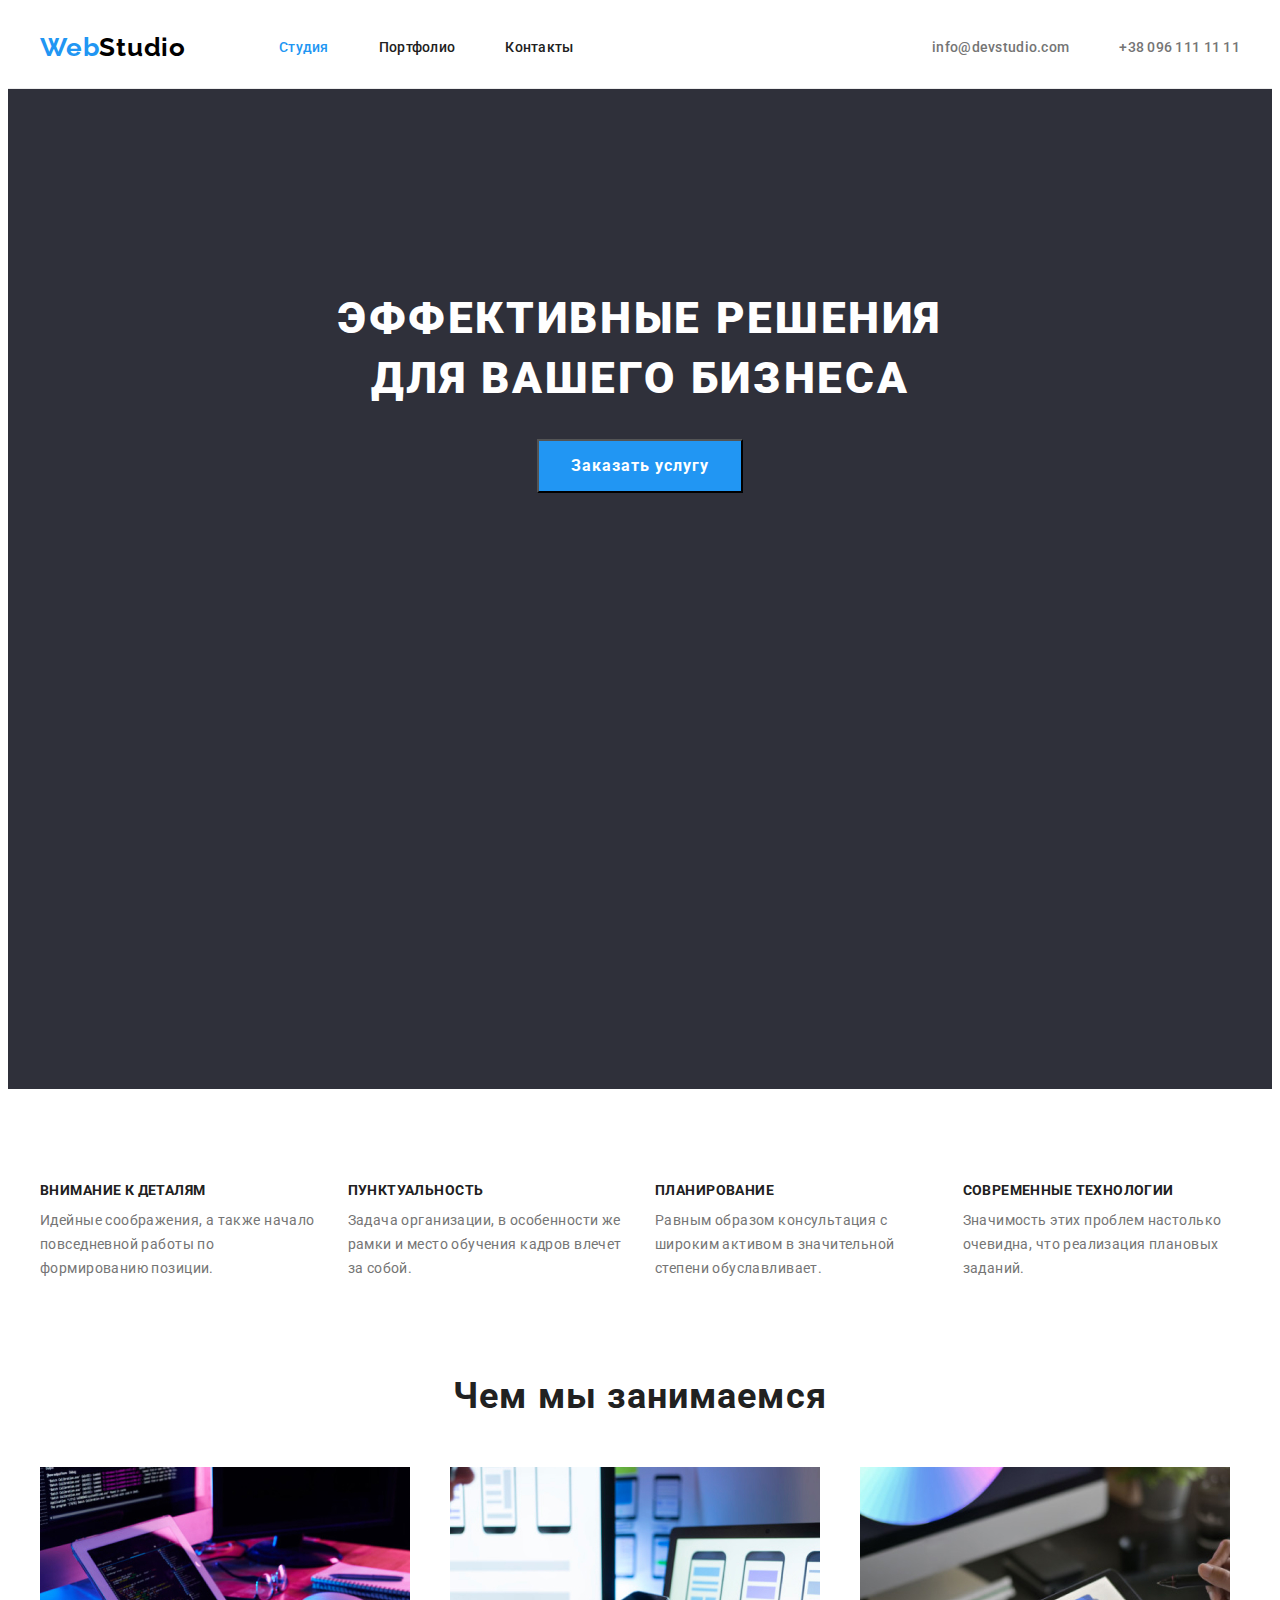
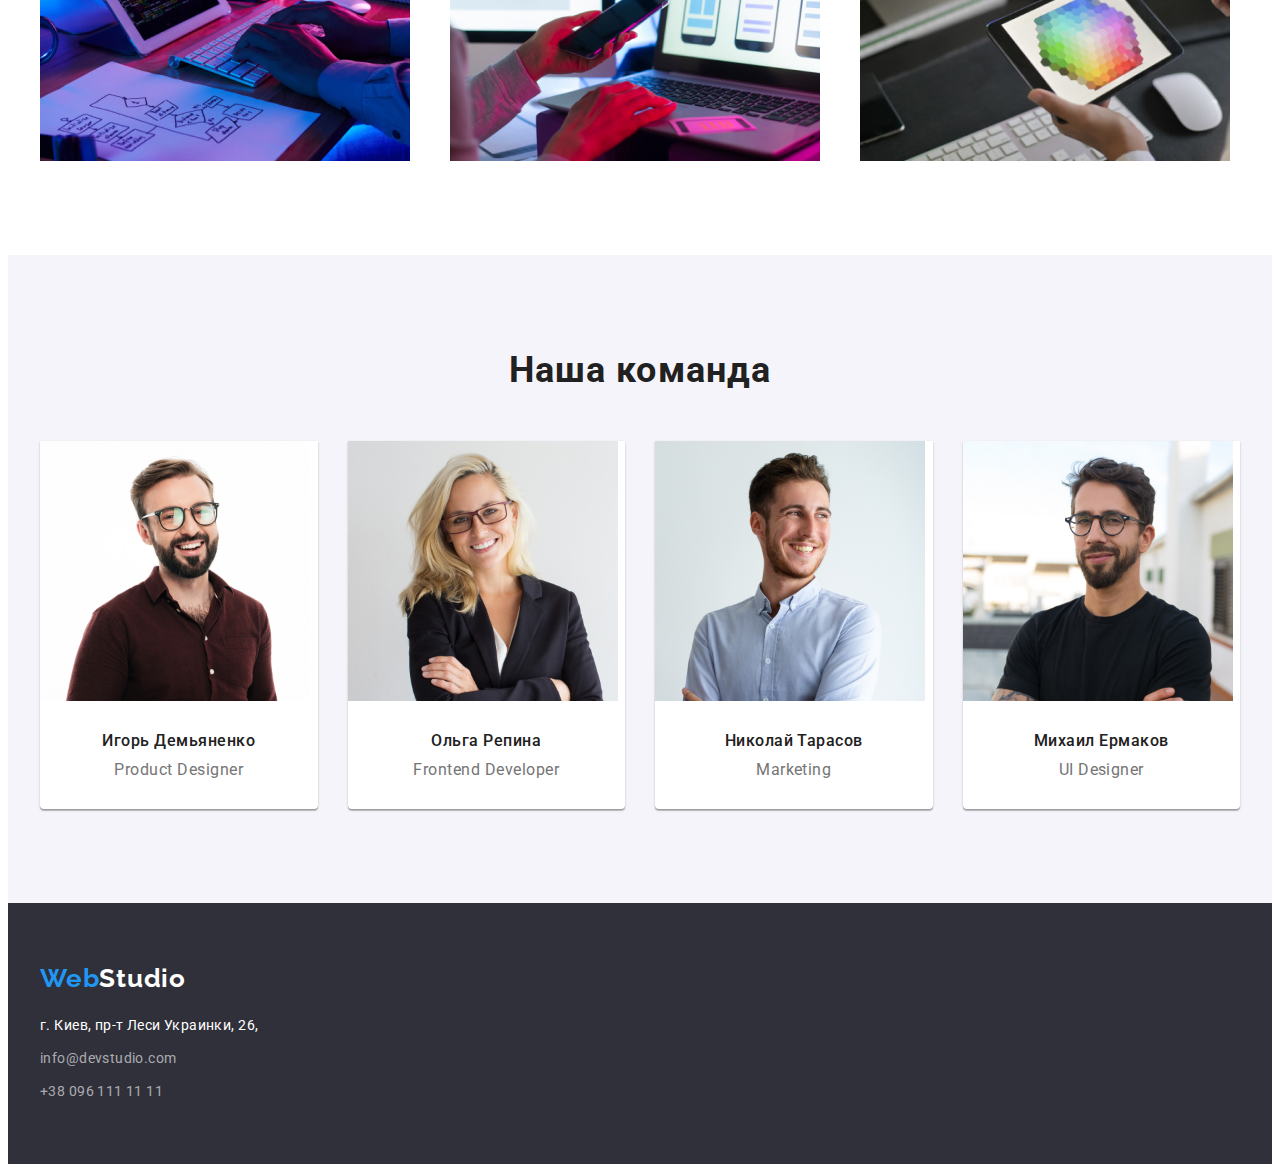
<file: index.html>
<!DOCTYPE html>
<html lang="ru">
<head>
    <meta charset="UTF-8">
    <meta http-equiv="X-UA-Compatible" content="IE=edge">
    <meta name="viewport" content="width=device-width, initial-scale=1.0">
    <title>Студия</title>
    <link rel="preconnect" href="https://fonts.googleapis.com">
    <link rel="preconnect" href="https://fonts.gstatic.com" crossorigin>
    <link href="https://fonts.googleapis.com/css2?family=Raleway:wght@700&family=Roboto:wght@400;500;700;900&display=swap"
        rel="stylesheet">
    <link rel="stylesheet" href="https://cdnjs.cloudflare.com/ajax/libs/modern-normalize/1.1.0/modern-normalize.min.css"
        integrity="sha512-wpPYUAdjBVSE4KJnH1VR1HeZfpl1ub8YT/NKx4PuQ5NmX2tKuGu6U/JRp5y+Y8XG2tV+wKQpNHVUX03MfMFn9Q=="
        crossorigin="anonymous" referrerpolicy="no-referrer" />
    <link rel="stylesheet" href="./css/styles.css">
</head>
<body>
    <!-- Шапка сайта -->    
    <header class="header">

        <div class="container">

            <!-- Раздел навигации -->
            <nav class="nav">
                <a class="logo" href="./index.html"><span class="accent-logo">Web</span>Studio</a>

                <ul class="nav-list">
                    <li class="nav-item">
                        <a class="nav-link current" href="./index.html">Студия</a>
                    </li>
                    <li class="nav-item">
                        <a class="nav-link" href="./portfolio.html">Портфолио</a>
                    </li>
                    <li class="nav-item">
                        <a class="nav-link" href="#">Контакты</a>
                    </li>
                </ul>
            </nav>

            <!-- Ссылки на контакты сайта -->
            <ul class="contacts-list">
                <li class="contacts-item">
                    <a class="contact-mail" href="mailto:info@devstudio.com">info@devstudio.com</a>
                </li>
                <li class="contacts-item">
                    <a class="contact-number" href="tel:+380961111111">+38 096 111 11 11</a>
                </li>
            </ul>
        </div>
    </header>

    <!-- Главное (уникальное) содержсодержимое страницы -->
    <main class="main-content">
        
        <!-- Блок "ГЕРОЙ" -->
        <div class="hero">
            <section class="hero-content">
                <h1 class="hero-title">Эффективные решения для вашего бизнеса</h1>

                <button class="hero-btn" type="button">Заказать услугу</button>
            </section>
        </div>

        <!-- Преимущества / особенности ВебСтудии -->
        <section class="benefits section">
            <div class="container">
                <h2 class="section-title-main" hidden>Преимущества / особенности</h2>

                <!-- Список преимуществ -->
                <ul class="benefits-list">
                    <li class="benefits-item">
                        <h3 class="item-title">Внимание к деталям</h3>
                        <p class="item-text">Идейные соображения, а также начало повседневной работы по формированию позиции.</p>
                    </li>
                    <li class="benefits-item">
                        <h3 class="item-title">Пунктуальность</h3>
                        <p class="item-text">Задача организации, в особенности же рамки и место обучения кадров влечет за собой.</p>
                    </li>
                    <li class="benefits-item">
                        <h3 class="item-title">Планирование</h3>
                        <p class="item-text">Равным образом консультация с широким активом в значительной степени обуславливает.</p>
                    </li>
                    <li class="benefits-item">
                        <h3 class="item-title">Современные технологии</h3>
                        <p class="item-text">Значимость этих проблем настолько очевидна, что реализация плановых заданий.</p>
                    </li>
                </ul>
            </div>
        </section>

        <!-- Услуги ВебСтудии -->
        <section class="services section">
            <div class="container">
                <h2 class="section-title-main">Чем мы занимаемся</h2>

                <!-- Список ссылок на услуги ВебСтудии -->
                <ul class="services-list">
                    <li class="services-item">
                        <a class="services-link" href="#">
                            <img class="services-link-image" src="./images/studio-services/1-layout-of-the-website.jpg" 
                            alt="Разработчик с помощью гаджетов занимается версткой сайта" 
                            width="370" 
                            height="294">
                        </a>
                    </li>
                    <li class="services-item">
                        <a class="services-link" href="#">
                            <img class="services-link-image" src="./images/studio-services/2-frontend-end-backend-dev.jpg" 
                            alt="Разработчик с помощью гаджетов занимается оформлением интерфейса сайта" 
                            width="370" 
                            height="294">
                        </a>
                    </li>
                    <li class="services-item">
                        <a class="services-link" href="#">
                            <img class="services-link-image" src="./images/studio-services/3-website-design.jpg" 
                            alt="Разработчик с помощью гаджетов занимается оформлением дизайна сайта" 
                            width="370" 
                            height="294">
                        </a>
                    </li>
                </ul>
            </div>
        </section>

        <!-- Наша команда -->
        <section class="team section">
            <div class="container">
                <h2 class="section-title-main">Наша команда</h2>
            
                <!-- Список членов команды со ссылками на личные портфолио -->
                <ul class="team-list">
                    <li class="team-item">
                        <a class="team-item-link" href="#">
                            <img class="team-item-link-images" src="./images/team-of-studio/1-igor-demyanenko.jpg"
                            alt="Личное фото Игоря Демьяненко" 
                            width="270" 
                            height="260">
                            <h3 class="item-title">Игорь Демьяненко</h3>
                            <p class="item-text">Product Designer</p>
                        </a>
                    </li>
                    <li class="team-item">
                        <a class="team-item-link" href="#">
                            <img class="team-item-link-images" src="./images/team-of-studio/2-olga-repina.jpg"
                            alt="Личное фото Ольги Репиной" 
                            width="270" 
                            height="260">
                            <h3 class="item-title">Ольга Репина</h3>
                            <p class="item-text">Frontend Developer</p>
                        </a>
                    </li>
                    <li class="team-item">
                        <a class="team-item-link" href="#">
                            <img class="team-item-link-images" src="./images/team-of-studio/3-nikolay-tarasov.jpg"
                            alt="Личное фото Николая Тарасова" 
                            width="270" 
                            height="260">
                            <h3 class="item-title">Николай Тарасов</h3>
                            <p class="item-text">Marketing</p>
                        </a>
                    </li>
                    <li class="team-item">
                        <a class="team-item-link" href="#">
                            <img class="team-item-link-images" src="./images/team-of-studio/4-mikhail-ermakov.jpg"
                            alt="Личное фото Михаила Ермакова" 
                            width="270" 
                            height="260">
                            <h3 class="item-title">Михаил Ермаков</h3>
                            <p class="item-text">UI Designer</p>
                        </a>
                    </li>
                </ul>
            </div>
        </section>

    </main>

    <!-- Подвал сайта -->
    <footer class="footer">
        <div class="container">
            <a class="logo" href="./index.html"><span class="accent-logo">Web</span>Studio</a>

            <address class="address">
                <p>г. Киев, пр-т Леси Украинки, 26,</p>

                <a class="contact-mail" href="mailto:info@devstudio.com">info@devstudio.com</a><br>
                <a class="contact-number" href="tel:+380961111111">+38 096 111 11 11</a>
            </address>
        </div>
    </footer>
</body>
</html>
</file>
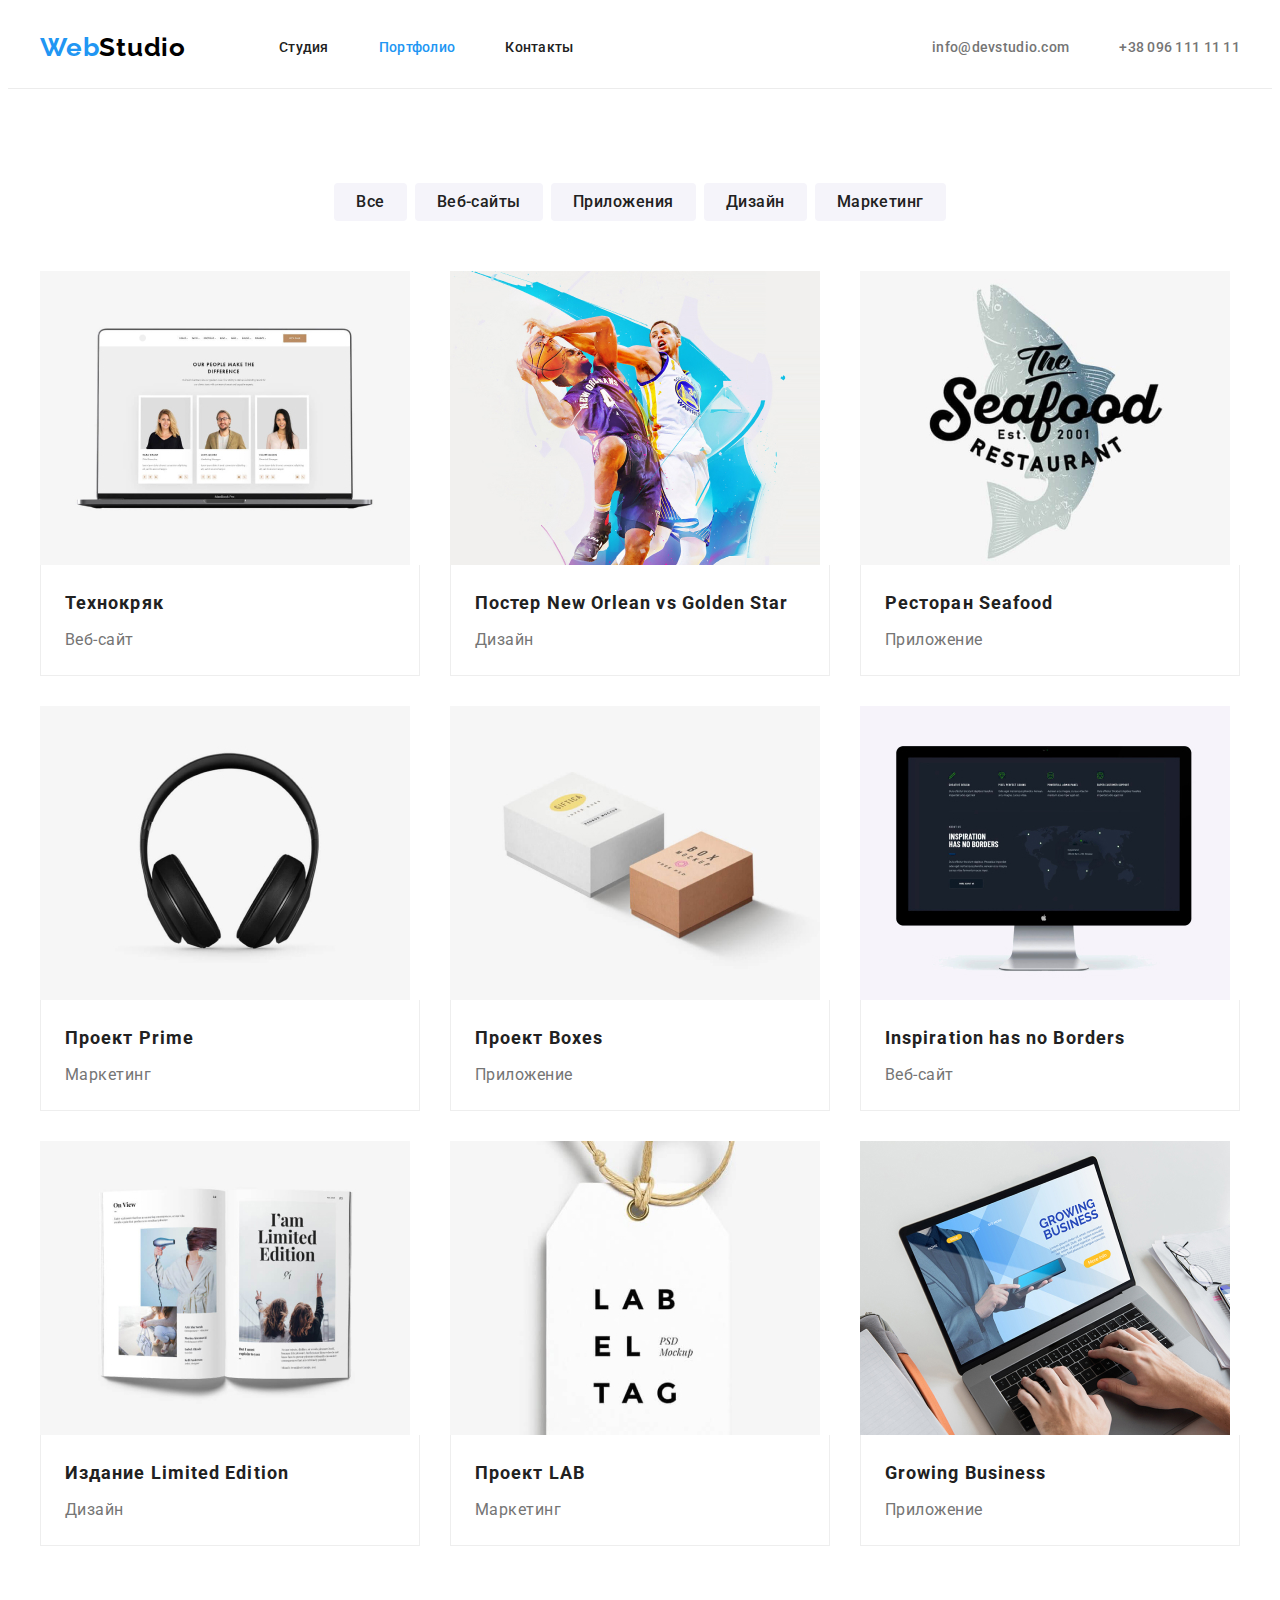
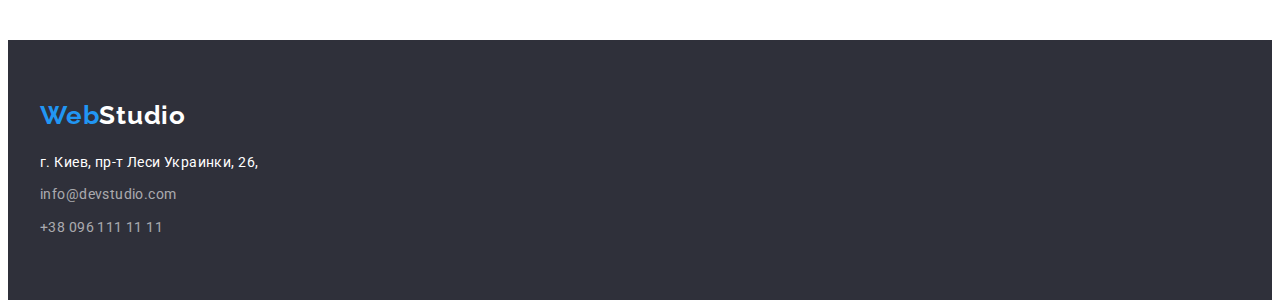
<file: portfolio.html>
<!DOCTYPE html>
<html lang="ru">

<head>
    <meta charset="UTF-8">
    <meta http-equiv="X-UA-Compatible" content="IE=edge">
    <meta name="viewport" content="width=device-width, initial-scale=1.0">
    <title>Портфолио</title>
    <link rel="preconnect" href="https://fonts.googleapis.com">
    <link rel="preconnect" href="https://fonts.gstatic.com" crossorigin>
    <link href="https://fonts.googleapis.com/css2?family=Raleway:wght@700&family=Roboto:wght@400;500;700;900&display=swap"
        rel="stylesheet">
    <link rel="stylesheet" href="https://cdnjs.cloudflare.com/ajax/libs/modern-normalize/1.1.0/modern-normalize.min.css"
        integrity="sha512-wpPYUAdjBVSE4KJnH1VR1HeZfpl1ub8YT/NKx4PuQ5NmX2tKuGu6U/JRp5y+Y8XG2tV+wKQpNHVUX03MfMFn9Q=="
        crossorigin="anonymous" referrerpolicy="no-referrer" />
    <link rel="stylesheet" href="./css/styles.css">
</head>

<body>
    <!-- Шапка сайта -->
    <header class="header">

        <div class="container">
        
            <!-- Раздел навигации -->
            <nav class="nav">
                <a class="logo" href="./index.html"><span class="accent-logo">Web</span>Studio</a>
        
                <ul class="nav-list">
                    <li class="nav-item">
                        <a class="nav-link" href="./index.html">Студия</a>
                    </li>
                    <li class="nav-item">
                        <a class="nav-link current" href="./portfolio.html">Портфолио</a>
                    </li>
                    <li class="nav-item">
                        <a class="nav-link" href="#">Контакты</a>
                    </li>
                </ul>
            </nav>
        
            <!-- Ссылки на контакты сайта -->
            <ul class="contacts-list">
                <li class="contacts-item">
                    <a class="contact-mail" href="mailto:info@devstudio.com">info@devstudio.com</a>
                </li>
                <li class="contacts-item">
                    <a class="contact-number" href="tel:+380961111111">+38 096 111 11 11</a>
                </li>
            </ul>
        </div>
    </header>

    <!-- Главное (уникальное) содержсодержимое страницы -->
    <main class="main-content">

        <!-- Портфолио студии с фильтрами работ -->
        <section class="portfolio section">
            <h2 class="section-title-main" hidden>Портфолио студии</h2>

            <!-- Список фильтров -->
            <div class="container">

                <ul class="filters-list">
                    <li class="filters-item">
                        <button class="btn" type="button">Все</button>
                    </li>
                    <li class="filters-item">
                        <button class="btn" type="button">Веб-сайты</button>
                    </li>
                    <li class="filters-item">
                        <button class="btn" type="button">Приложения</button>
                    </li>
                    <li class="filters-item">
                        <button class="btn" type="button">Дизайн</button>
                    </li>
                    <li class="filters-item">
                        <button class="btn" type="button">Маркетинг</button>
                    </li>
                </ul>
          
                <!-- Список работ студии -->
                <ul class="works-list">
                    <li class="works-item">
                        <a class="works-item-link" href="#">
                            <img class="works-item-link-images" src="./images/studios-portfolio/technocrack.jpg" 
                            alt="Личные фото технических специалистов ВебСтудии"
                            width="370"
                            height="294">
                            <div class="border-picture-caption">
                                <div class="picture-caption">
                                    <h3 class="item-title">Технокряк</h3>
                                    <p class="item-text">Веб-сайт</p>
                                </div>
                            </div>
                        </a>
                    </li>
                    <li class="works-item">
                        <a class="works-item-link" href="#">
                            <img class="works-item-link-images" src="./images/studios-portfolio/match-poster.jpg" 
                            alt="Образец предматчевого постера New Orlean vs Golden Star с игроками баскетбольных команд"
                            width="370"
                            height="294">
                            <div class="border-picture-caption">
                                <div class="picture-caption">
                                    <h3 class="item-title">Постер New Orlean vs Golden Star</h3>
                                    <p class="item-text">Дизайн</p>
                                </div>
                            </div>
                        </a>
                    </li>
                    <li class="works-item">
                        <a class="works-item-link" href="#">
                            <img class="works-item-link-images" src="./images/studios-portfolio/seafood-restaurant.jpg" 
                            alt="Логотип ресторана Seafood"
                            width="370"
                            height="294">
                            <div class="border-picture-caption">
                                <div class="picture-caption">
                                    <h3 class="item-title">Ресторан Seafood</h3>
                                    <p class="item-text">Приложение</p>
                                </div>
                            </div>
                        </a>
                    </li>
                    <li class="works-item">
                        <a class="works-item-link" href="#">
                            <img class="works-item-link-images" src="./images/studios-portfolio/project-prime.jpg" 
                            alt="Логотип проекта (наушники)"
                            width="370"
                            height="294">
                            <div class="border-picture-caption">
                                <div class="picture-caption">
                                    <h3 class="item-title">Проект Prime</h3>
                                    <p class="item-text">Маркетинг</p>
                                </div>
                            </div>
                        </a>
                    </li>
                    <li class="works-item">
                        <a class="works-item-link" href="#">
                            <img class="works-item-link-images" src="./images/studios-portfolio/project-boxes.jpg" 
                            alt="Логотип проекта (блоки проета в виде коробочек)"
                            width="370"
                            height="294">
                            <div class="border-picture-caption">
                                <div class="picture-caption">
                                    <h3 class="item-title">Проект Boxes</h3>
                                    <p class="item-text">Приложение</p>
                                </div>
                            </div>
                        </a>
                    </li>
                    <li class="works-item">
                        <a class="works-item-link" href="#">
                            <img class="works-item-link-images" src="./images/studios-portfolio/product-of-inspiration.jpg" 
                            alt="Монитор с креативно оформленой страницей сайта"
                            width="370"
                            height="294">
                            <div class="border-picture-caption">
                                <div class="picture-caption">
                                    <h3 class="item-title">Inspiration has no Borders</h3>
                                    <p class="item-text">Веб-сайт</p>
                                </div>
                            </div>
                        </a>
                    </li>
                    <li class="works-item">
                        <a class="works-item-link" href="#">
                            <img class="works-item-link-images" src="./images/studios-portfolio/edition-design.jpg" 
                            alt="Страницы печатного издания с дизайнерским оформлением"
                            width="370"
                            height="294">
                            <div class="border-picture-caption">
                                <div class="picture-caption">
                                    <h3 class="item-title">Издание Limited Edition</h3>
                                    <p class="item-text">Дизайн</p>
                                </div>
                            </div>
                        </a>
                    </li>
                    <li class="works-item">
                        <a class="works-item-link" href="#">
                            <img class="works-item-link-images" src="./images/studios-portfolio/project-lab.jpg" 
                            alt="Логотип проекта в виде белого бумажного ярлычка"
                            width="370"
                            height="294">
                            <div class="border-picture-caption">
                                <div class="picture-caption">
                                    <h3 class="item-title">Проект LAB</h3>
                                    <p class="item-text">Маркетинг</p>
                                </div>
                            </div>
                        </a>
                    </li>
                    <li class="works-item">
                        <a class="works-item-link" href="#">
                            <img class="works-item-link-images" src="./images/studios-portfolio/growing-business.jpg" 
                            alt="Пользователь с гаджетом, использующий приложение Growing Business"
                            width="370"
                            height="294">
                            <div class="border-picture-caption">
                                <div class="picture-caption">
                                    <h3 class="item-title">Growing Business</h3>
                                    <p class="item-text">Приложение</p>
                                </div>
                            </div>
                        </a>
                    </li>
                </ul>
            </div>
        </section>
    </main>

    <!-- Подвал сайта -->
    <footer class="footer">
        <div class="container">
            <a class="logo" href="./index.html"><span class="accent-logo">Web</span>Studio</a>
    
            <address class="address">
                <p>г. Киев, пр-т Леси Украинки, 26,</p>
    
                <a class="contact-mail" href="mailto:info@devstudio.com">info@devstudio.com</a><br>
                <a class="contact-number" href="tel:+380961111111">+38 096 111 11 11</a>
            </address>
        </div>
    </footer>
</body>

</html>
</file>
<file: css/styles.css>
/* Палитра сайта */

/* -----Фон страницы-----
Первичный цвет фона: #ffffff
Вторичный цвет фона: #2f303a
Цвет фона отдельных секций: #F5F4FA

--------Цвет текста------
Первичный цвет текста: #757575
Вторичный цвет текста: #ffffff
Цвет текста заголовков: #212121
Базовый цвет логотипа: #000000

--------Цвет кнопок------
Первичный цвет кнопок: #F5F4FA

--------Цвет акцента-----
Цвет акцента текста: #2196F3
Цвет акцента элемента: #2196F3
*/

:root {
  --primary-bg-color: #ffffff;
  --secondary-bg-color: #2f303a;
  --section-bg-color: #f5f4fa;

  --primary-text-color: #757575;
  --secondary-text-color: #ffffff;
  --title-text-color: #212121;
  --logo-basic-text-color: #000000;

  --primary-button-color: #f5f4fa;

  --text-accent-color: #2196f3;
  --element-accent-color: #2196f3;

  /* Переменная зазоров в сетках элементов */
  --flexbox-items-gap: 30px;
}

body {
  background-color: var(--primary-bg-color);
  color: var(--primary-text-color);

  font-family: Roboto, sans-serif;
  font-style: normal;
  font-weight: normal;
  font-size: 14px;
  line-height: 1.71;
  letter-spacing: 0.03em;
}

h2 {
  color: var(--title-text-color);

  font-weight: bold;
  font-size: 36px;
  line-height: 1.17;
  text-align: center;
  letter-spacing: 0.03em;
}

h3 {
  color: var(--title-text-color);
}

h1,
h2,
h3,
h4,
h5,
h6,
p,
ul {
  margin: 0;
  padding: 0;
  list-style: none;
}

img {
  display: block;
  max-width: 100%;
  height: auto;
}

.container {
  width: 1200px;
  padding-left: 15px;
  padding-right: 15px;

  margin-left: auto;
  margin-right: auto;
}

.section {
  padding: 94px 0;
}

/* I. Стили главной страницы */
/* Шапка сайта */

.header {
  border-bottom: 1px solid #ececec;
}

.header .container {
  display: flex;
}

.nav,
.nav-list,
.contacts-list {
  display: flex;
  align-items: center;
}

.logo {
  color: var(--logo-basic-text-color);

  font-family: Raleway, sans-serif;
  font-weight: bold;
  font-size: 26px;
  line-height: 1.19;
  letter-spacing: 0.03em;
  text-decoration: none;

  margin-right: 93px;
  padding-top: 24px;
  padding-bottom: 25px;
}

.accent-logo {
  color: var(--text-accent-color);
}

.footer .logo {
  color: var(--secondary-text-color);
}

.logo:hover,
.logo:focus {
  color: var(--text-accent-color);
}

.nav-list {
  font-weight: 500;
  font-size: 14px;
  line-height: 1.14;
  letter-spacing: 0.02em;
}

.nav-item:not(:last-child) {
  margin-right: 50px;
}

.nav-link {
  color: var(--title-text-color);
  text-decoration: none;

  display: inline-block;

  padding: 32px 0;
}

.nav-list .nav-link.current {
  color: var(--text-accent-color);
}

.nav-link:hover,
.nav-link:focus {
  color: var(--text-accent-color);
}

.contacts-list {
  font-weight: 500;
  font-size: 14px;
  line-height: 1.14;
  letter-spacing: 0.02em;

  margin-left: auto;
}

.contacts-item:not(:last-child) {
  margin-right: 50px;
}

.contact-mail,
.contact-number {
  color: var(--primary-text-color);
  text-decoration: none;

  display: inline-block;

  padding: 32px 0;
}

.contact-mail:hover,
.contact-mail:focus,
.contact-number:hover,
.contact-number:focus {
  color: var(--text-accent-color);
}

/* Блок "ГЕРОЙ"*/
.hero {
  background-color: var(--secondary-bg-color);
  min-height: 600px;
  padding-top: 200px;
  padding-bottom: 200px;
}

.hero-title {
  width: 696px;
  margin-left: auto;
  margin-right: auto;
  margin-bottom: 30px;

  color: var(--secondary-text-color);

  font-weight: 900;
  font-size: 44px;
  line-height: 1.36;
  text-align: center;
  letter-spacing: 0.06em;
  text-transform: uppercase;
}

.hero-btn {
  display: block;
  margin-left: auto;
  margin-right: auto;
  padding: 10px 32px;

  color: var(--secondary-text-color);
  background-color: var(--element-accent-color);

  font-family: Roboto, sans-serif;
  font-style: normal;
  font-weight: bold;
  font-size: 16px;
  line-height: 1.87;
  text-align: center;
  letter-spacing: 0.06em;
}

/* Преимущества / особенности ВебСтудии */

.benefits-list {
  display: flex;
}

.benefits-item {
  flex-basis: calc(100% - (3 * var(--flexbox-items-gap) / 4));
}

.benefits-item:not(:last-child) {
  margin-right: var(--flexbox-items-gap);
}

.benefits-list .item-title {
  margin-bottom: 10px;

  font-weight: bold;
  font-size: 14px;
  line-height: 1.14;
  letter-spacing: 0.03em;
  text-transform: uppercase;
}

/* Услуги ВебСтудии */

.services.section {
  padding-top: 0;
}

.services .section-title-main {
  margin-bottom: 50px;
}

.services-list {
  display: flex;
}

.services-item {
  flex-basis: calc(100% - (2 * var(--flexbox-items-gap)) / 3);
}

.services-item:not(:last-child) {
  margin-right: var(--flexbox-items-gap);
}

/* Наша команда */
.team {
  background-color: var(--section-bg-color);
}

.team .section-title-main {
  margin-bottom: 50px;
}

.team-list {
  display: flex;
}

.team-item {
  flex-basis: calc(100% - (3 * var(--flexbox-items-gap)) / 4);
}

.team-item:not(:last-child) {
  margin-right: var(--flexbox-items-gap);
}

.team-item {
  padding-bottom: 30px;

  background-color: #ffffff;

  box-shadow: 0px 1px 3px rgba(0, 0, 0, 0.12), 0px 1px 1px rgba(0, 0, 0, 0.14),
    0px 2px 1px rgba(0, 0, 0, 0.2);

  border-radius: 0px 0px 4px 4px;
}

.team-item-link {
  text-decoration: none;
}

.team-item-link-images {
  margin-bottom: 30px;
}

.team-list .item-title {
  margin-bottom: 10px;

  font-weight: 500;
  font-size: 16px;
  line-height: 1.19;
  text-align: center;
  letter-spacing: 0.03em;
}

.team-list .item-text {
  color: var(--primary-text-color);

  font-weight: normal;
  font-size: 16px;
  line-height: 1.19;
  text-align: center;
  letter-spacing: 0.03em;
}

/* Подвал сайта */
footer {
  background-color: var(--secondary-bg-color);
  padding-top: 60px;
  padding-bottom: 60px;
}

.footer .logo {
  display: inline-block;

  margin: 0 0 20px 0;
  padding: 0;
}

address {
  color: var(--secondary-text-color);

  font-style: normal;
  font-weight: normal;
  font-size: 14px;
  line-height: 1.71;
  letter-spacing: 0.03em;
}

.address p {
  margin-bottom: 9px;
}

.footer .contact-mail,
.footer .contact-number {
  color: rgba(255, 255, 255, 0.6);
  margin: 0;
  padding: 0;
}

.footer .contact-mail {
  margin-bottom: 9px;
}

.footer .contact-mail:hover,
.footer .contact-mail:focus,
.footer .contact-number:hover,
.footer .contact-number:focus {
  color: var(--text-accent-color);
}

/* II. Стили страницы "Портфолио" */
/* Список фильтров */
.filters-list {
  display: flex;
  justify-content: center;
  margin-bottom: 50px;
}

.filters-item:not(:last-child) {
  margin-right: 8px;
}

.btn {
  padding: 6px 22px;
  border: 0;
  border-radius: 4px;
  color: var(--title-text-color);
  background-color: var(--primary-button-color);

  font-family: Roboto, sans-serif;
  font-style: normal;
  font-weight: 500;
  font-size: 16px;
  line-height: 1.62;
  text-align: center;
  letter-spacing: 0.03em;
}

.btn:hover,
.btn:focus {
  color: var(--secondary-text-color);
  background-color: var(--element-accent-color);

  box-shadow: 0px 3px 1px rgba(0, 0, 0, 0.1), 0px 1px 2px rgba(0, 0, 0, 0.08),
    0px 2px 2px rgba(0, 0, 0, 0.12);

  cursor: pointer;
}

/* Список работ студии */
.works-list {
  display: flex;
  flex-wrap: wrap;

  margin-top: calc(-1 * var(--flexbox-items-gap));
  margin-left: calc(-1 * var(--flexbox-items-gap));
}

.works-item {
  margin-top: var(--flexbox-items-gap);
  margin-left: var(--flexbox-items-gap);

  flex-basis: calc(100% / 3 - var(--flexbox-items-gap));
}

.border-picture-caption {
  padding: 20px 24px;
  border-left: 1px solid #eeeeee;
  border-right: 1px solid #eeeeee;
  border-bottom: 1px solid #eeeeee;
}

.works-item-link {
  text-decoration: none;
}

.works-list .item-title {
  font-weight: bold;
  font-size: 18px;
  line-height: 2;
  letter-spacing: 0.06em;
  text-align: left;
  margin-bottom: 4px;
}

.works-list .item-text {
  color: var(--primary-text-color);

  font-weight: normal;
  font-size: 16px;
  line-height: 1.87;
  letter-spacing: 0.03em;
  text-align: left;
}
</file>
